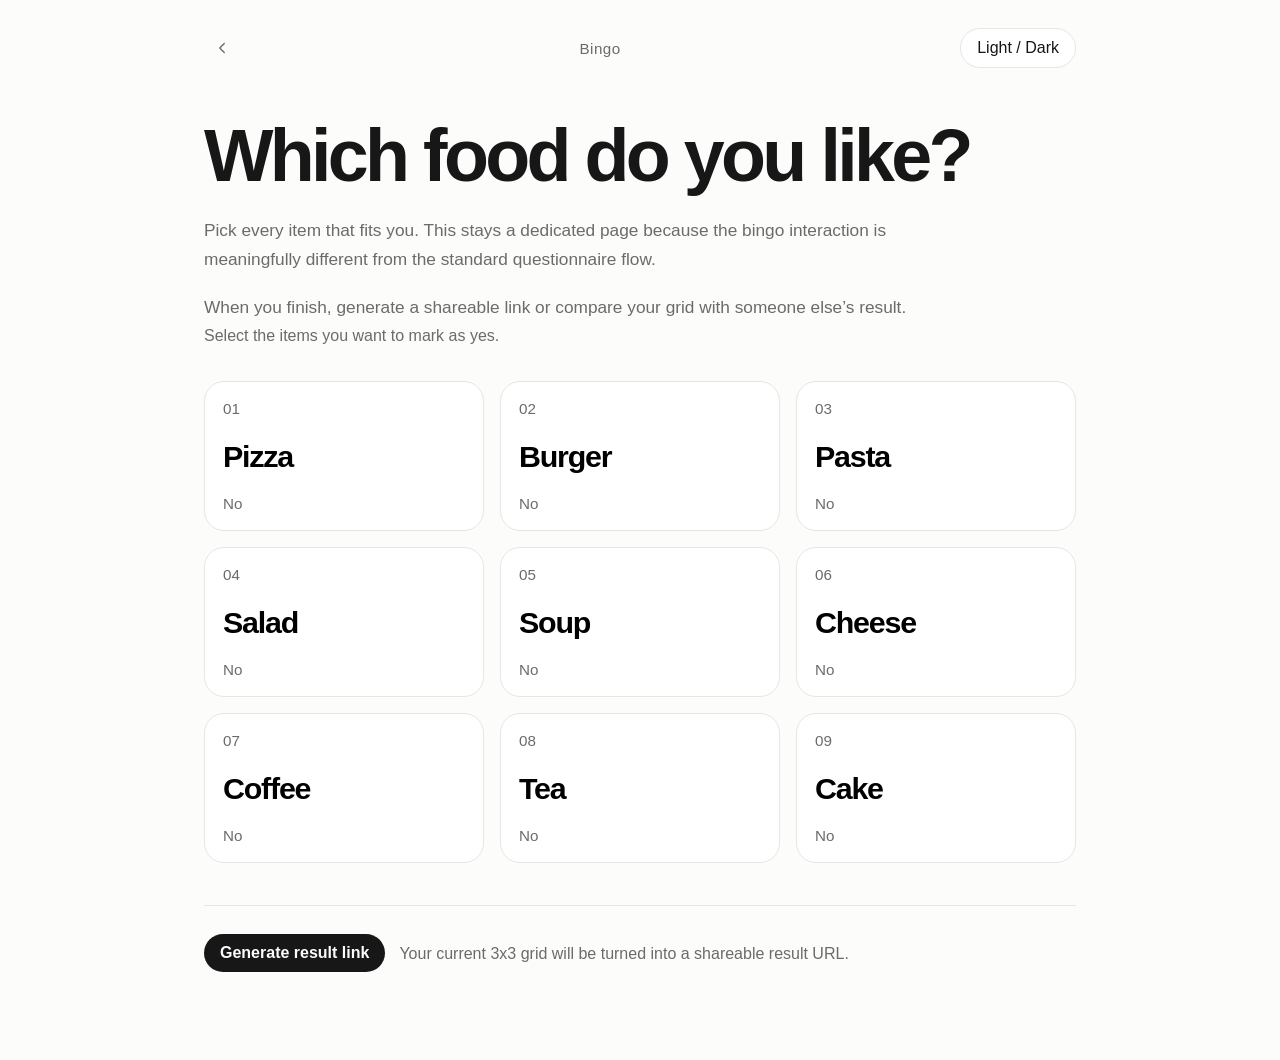
<file: bingo.html>
<!DOCTYPE html>
<html lang="en">
<head>
    <meta charset="UTF-8">
    <meta name="viewport" content="width=device-width, initial-scale=1.0">
    <title>Bingo Questionnaire</title>
    <script>
        (function() {
            try {
                const savedTheme = localStorage.getItem("theme");
                const theme = savedTheme === "dark" || savedTheme === "light"
                    ? savedTheme
                    : (window.matchMedia("(prefers-color-scheme: dark)").matches ? "dark" : "light");
                document.documentElement.classList.toggle("dark", theme === "dark");
            } catch (error) {
                document.documentElement.classList.toggle("dark", window.matchMedia("(prefers-color-scheme: dark)").matches);
            }
        }());
    </script>
    <link rel="stylesheet" href="assets/css/main.css">
</head>
<body>
    <div class="page">
        <div class="topbar inside">
            <a href="index.html" class="back-link" aria-label="Back to questionnaires" title="Back to questionnaires">
                <svg viewBox="0 0 24 24" fill="none" aria-hidden="true">
                    <path d="M15 18L9 12L15 6" stroke-width="1.8" stroke-linecap="round" stroke-linejoin="round"></path>
                </svg>
            </a>
            <div class="brand">Bingo</div>
            <button id="themeToggle" class="theme-toggle" type="button">Light / Dark</button>
        </div>

        <h1 id="bingoTitle" class="page-title">Which food do you like?</h1>
        <p class="lead">Pick every item that fits you. This stays a dedicated page because the bingo interaction is meaningfully different from the standard questionnaire flow.</p>
        <p class="lead">When you finish, generate a shareable link or compare your grid with someone else’s result.</p>
        <div id="content"></div>
    </div>

    <div id="resultModal" class="modal-overlay">
        <div class="modal-content">
            <div class="modal-header">
                <h2>Your answer link</h2>
                <button class="close-btn" type="button" onclick="closeModal()">&times;</button>
            </div>
            <div class="url-container">
                <input type="text" id="resultUrl" class="url-input" readonly>
                <button class="copy-btn" type="button" onclick="copyToClipboard()">Copy link</button>
            </div>
        </div>
    </div>

    <script src="data/question-bank.js"></script>
    <script src="logic.js"></script>
    <script src="assets/js/shared.js"></script>
    <script src="assets/js/bingo-page.js"></script>
</body>
</html>
</file>
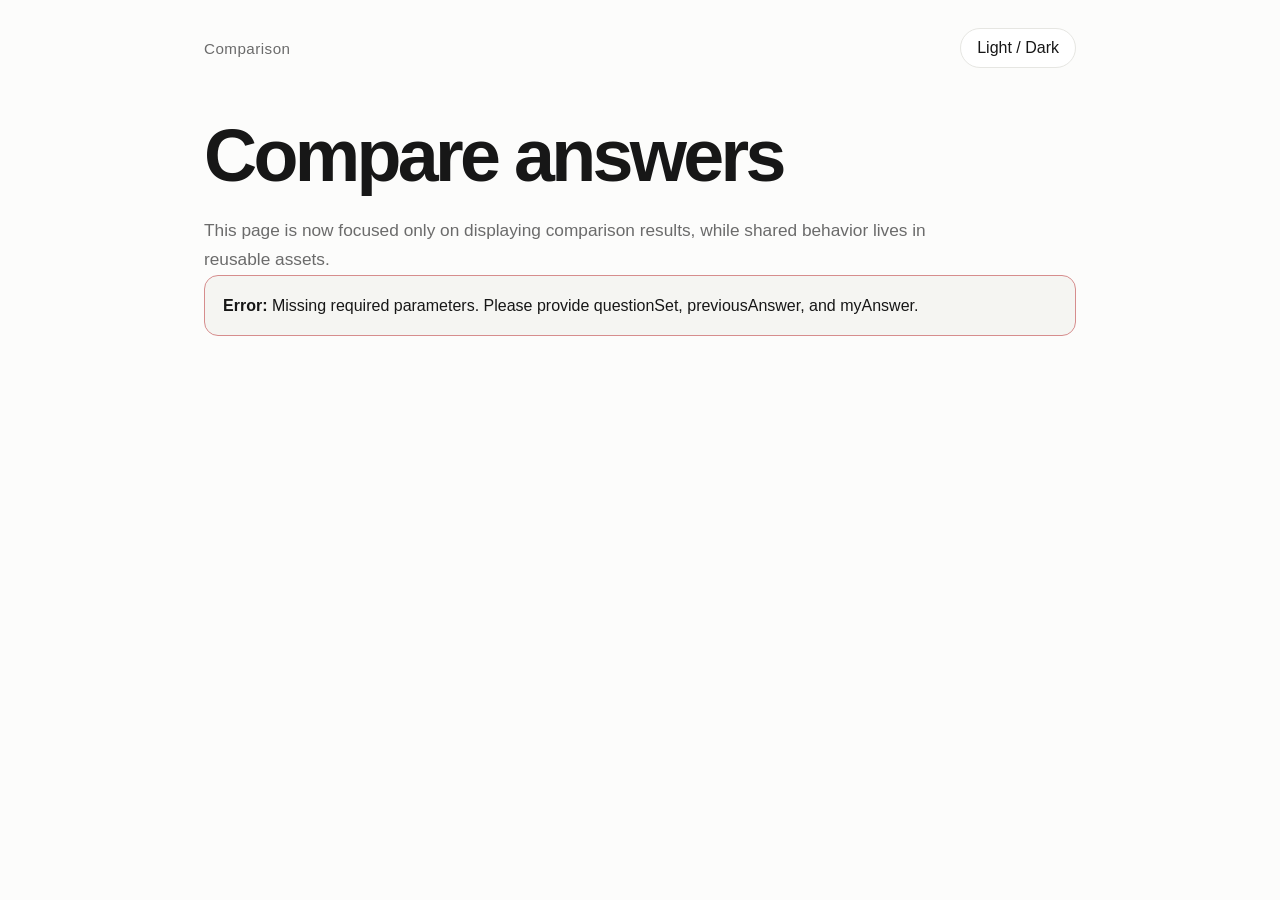
<file: compare.html>
<!DOCTYPE html>
<html lang="en">
<head>
    <meta charset="UTF-8">
    <meta name="viewport" content="width=device-width, initial-scale=1.0">
    <title>Compare Answers</title>
    <script>
        (function() {
            try {
                const savedTheme = localStorage.getItem("theme");
                const theme = savedTheme === "dark" || savedTheme === "light"
                    ? savedTheme
                    : (window.matchMedia("(prefers-color-scheme: dark)").matches ? "dark" : "light");
                document.documentElement.classList.toggle("dark", theme === "dark");
            } catch (error) {
                document.documentElement.classList.toggle("dark", window.matchMedia("(prefers-color-scheme: dark)").matches);
            }
        }());
    </script>
    <link rel="stylesheet" href="assets/css/main.css">
</head>
<body>
    <div class="page">
        <div class="topbar">
            <div class="brand">Comparison</div>
            <button id="themeToggle" class="theme-toggle" type="button">Light / Dark</button>
        </div>

        <h1 class="page-title">Compare answers</h1>
        <p class="summary-text">This page is now focused only on displaying comparison results, while shared behavior lives in reusable assets.</p>
        <div id="content"></div>
    </div>

    <script src="data/question-bank.js"></script>
    <script src="logic.js"></script>
    <script src="assets/js/shared.js"></script>
    <script src="assets/js/compare-page.js"></script>
</body>
</html>
</file>
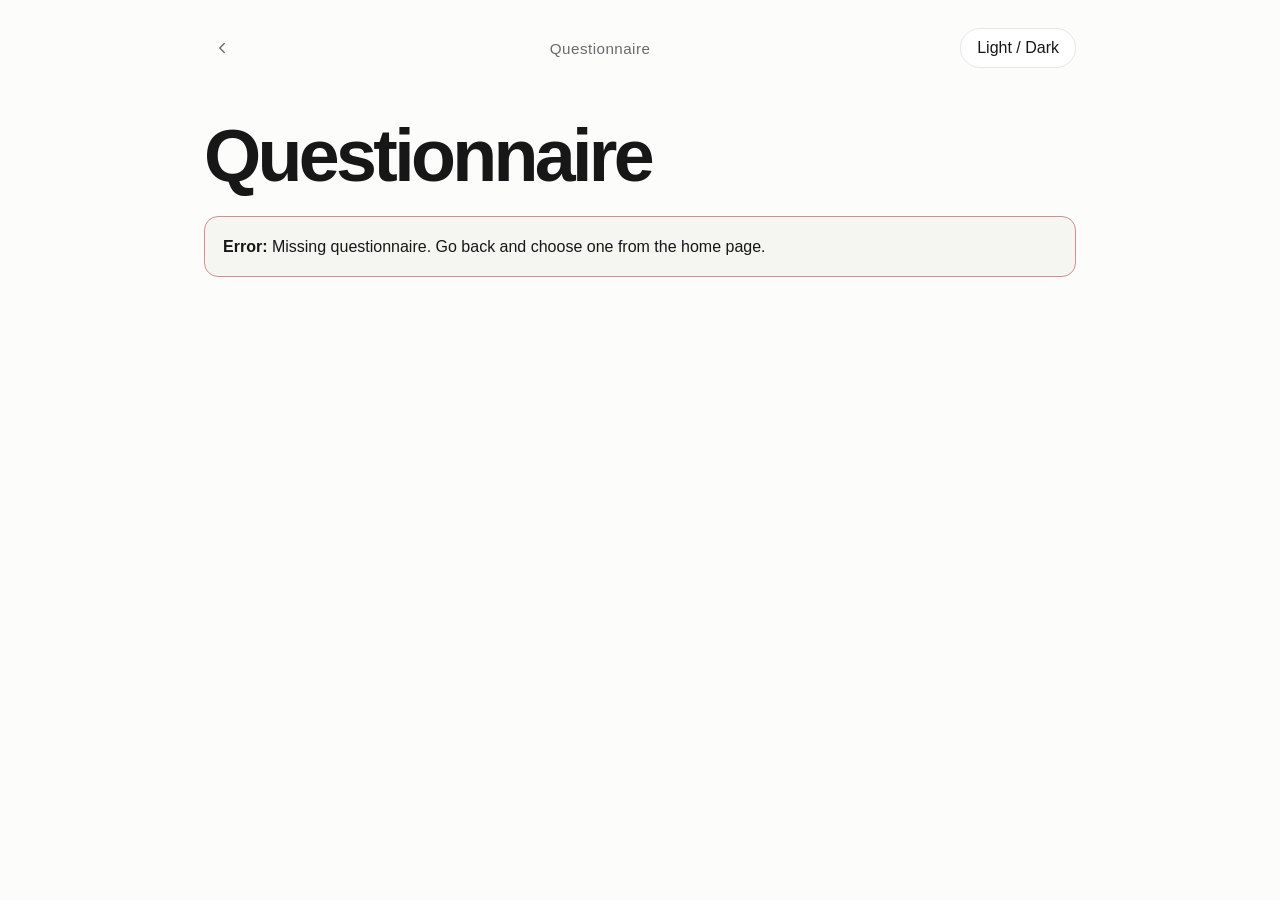
<file: questionnaire.html>
<!DOCTYPE html>
<html lang="en">
<head>
    <meta charset="UTF-8">
    <meta name="viewport" content="width=device-width, initial-scale=1.0">
    <title>Questionnaire</title>
    <script>
        (function() {
            try {
                const savedTheme = localStorage.getItem("theme");
                const theme = savedTheme === "dark" || savedTheme === "light"
                    ? savedTheme
                    : (window.matchMedia("(prefers-color-scheme: dark)").matches ? "dark" : "light");
                document.documentElement.classList.toggle("dark", theme === "dark");
            } catch (error) {
                document.documentElement.classList.toggle("dark", window.matchMedia("(prefers-color-scheme: dark)").matches);
            }
        }());
    </script>
    <link rel="stylesheet" href="assets/css/main.css">
</head>
<body>
    <div class="page">
        <div class="topbar" id="topbar">
            <a href="index.html" class="back-link" id="backLink" aria-label="Back to questionnaires" title="Back to questionnaires">
                <svg viewBox="0 0 24 24" fill="none" aria-hidden="true">
                    <path d="M15 18L9 12L15 6" stroke-width="1.8" stroke-linecap="round" stroke-linejoin="round"></path>
                </svg>
            </a>
            <div class="brand">Questionnaire</div>
            <button id="themeToggle" class="theme-toggle" type="button">Light / Dark</button>
        </div>

        <h1 class="page-title">Questionnaire</h1>
        <div id="content"></div>
    </div>

    <div id="resultModal" class="modal-overlay">
        <div class="modal-content">
            <div class="modal-header">
                <h2>Your answer link</h2>
                <button class="close-btn" type="button" onclick="closeModal()">&times;</button>
            </div>
            <div class="url-container">
                <input type="text" id="resultUrl" class="url-input" readonly>
                <button class="copy-btn" type="button" onclick="copyToClipboard()">Copy link</button>
            </div>
        </div>
    </div>

    <script src="data/question-bank.js"></script>
    <script src="logic.js"></script>
    <script src="assets/js/shared.js"></script>
    <script src="assets/js/questionnaire-page.js"></script>
</body>
</html>
</file>
<file: assets/css/main.css>
:root {
    color-scheme: light;
    --bg: #fcfcfb;
    --surface: #ffffff;
    --text: #171717;
    --muted: #6b6b6b;
    --line: #e6e6e2;
    --line-strong: #d4d4cf;
    --soft: #f5f5f2;
    --match: #f1f1ee;
    --overlay: rgba(12, 12, 12, 0.38);
    --error: #d68d8d;
}

html.dark {
    color-scheme: dark;
    --bg: #111111;
    --surface: #161616;
    --text: #f5f5f3;
    --muted: #afafaa;
    --line: #2b2b2b;
    --line-strong: #3b3b3b;
    --soft: #1a1a1a;
    --match: #202020;
    --overlay: rgba(0, 0, 0, 0.62);
}

html {
    background: var(--bg);
}

* {
    box-sizing: border-box;
    margin: 0;
    padding: 0;
}

body {
    min-height: 100vh;
    background: var(--bg);
    color: var(--text);
    font-family: "Helvetica Neue", Arial, sans-serif;
    transition: background 0.2s ease, color 0.2s ease;
}

a,
button,
input {
    font: inherit;
}

button {
    cursor: pointer;
}

.page {
    max-width: 920px;
    margin: 0 auto;
    padding: 28px 24px 88px;
}

.topbar {
    display: flex;
    align-items: center;
    justify-content: space-between;
    gap: 16px;
    margin-bottom: 52px;
}

.topbar.inside {
    display: grid;
    grid-template-columns: 36px 1fr auto;
    align-items: center;
}

.brand {
    font-size: 0.95rem;
    color: var(--muted);
    letter-spacing: 0.03em;
}

.topbar.inside .brand {
    text-align: center;
}

.page-title {
    font-size: clamp(3rem, 7vw, 4.6rem);
    line-height: 0.98;
    letter-spacing: -0.05em;
    margin-bottom: 24px;
}

.lead,
.info,
.selection-title,
.summary-text,
.answer-label,
.empty-state,
.error,
.notice,
.bingo-caption,
.action-hint {
    color: var(--muted);
    line-height: 1.7;
}

.lead,
.selection-title,
.summary-text {
    font-size: 1.08rem;
    max-width: 780px;
}

.lead + .lead {
    margin-top: 18px;
}

.info,
.notice,
.error {
    margin-bottom: 24px;
}

.notice,
.error,
.empty-state {
    padding: 16px 18px;
    border-radius: 14px;
    border: 1px solid var(--line);
    background: var(--soft);
    color: var(--text);
}

.error {
    border-color: var(--error);
}

.theme-toggle,
.back-btn,
.secondary-btn,
.copy-btn {
    border: 1px solid var(--line);
    background: var(--surface);
    color: var(--text);
    border-radius: 999px;
    text-decoration: none;
}

.theme-toggle,
.back-btn,
.secondary-btn,
.copy-btn,
.submit-btn {
    padding: 10px 16px;
    transition: opacity 0.2s ease, border-color 0.2s ease, transform 0.2s ease, background 0.2s ease, color 0.2s ease;
}

.submit-btn {
    border: none;
    border-radius: 999px;
    background: var(--text);
    color: var(--bg);
    font-weight: 600;
}

.theme-toggle:hover,
.back-btn:hover,
.secondary-btn:hover,
.copy-btn:hover,
.submit-btn:hover {
    opacity: 0.85;
}

.back-link {
    display: inline-flex;
    align-items: center;
    justify-content: center;
    width: 36px;
    height: 36px;
    padding: 0;
    border-radius: 999px;
    color: var(--muted);
    text-decoration: none;
    transition: background 0.2s ease, color 0.2s ease;
}

.back-link:hover {
    background: var(--soft);
    color: var(--text);
}

.back-link svg {
    width: 18px;
    height: 18px;
    stroke: currentColor;
}

.selection-container {
    display: grid;
    gap: 22px;
}

.questionnaire-card {
    border: 1px solid var(--line);
    border-radius: 18px;
    padding: 24px;
    background: var(--surface);
    cursor: pointer;
    transition: border-color 0.2s ease, transform 0.2s ease;
}

.questionnaire-card:hover {
    border-color: var(--line-strong);
    transform: translateY(-1px);
}

.questionnaire-card h2 {
    font-size: 1.6rem;
    line-height: 1.1;
    letter-spacing: -0.03em;
    margin-bottom: 8px;
    text-transform: capitalize;
}

.questionnaire-card p {
    color: var(--muted);
    line-height: 1.6;
}

.question-container {
    margin-top: 34px;
    padding-top: 14px;
    border-top: 1px solid var(--line);
}

.question-title {
    display: flex;
    align-items: flex-start;
    justify-content: space-between;
    gap: 18px;
    margin-bottom: 20px;
}

.question-title-text,
.question-title {
    font-size: clamp(1.7rem, 4vw, 2.25rem);
    line-height: 1.18;
    letter-spacing: -0.04em;
    font-weight: 700;
}

.options-container {
    display: grid;
    gap: 14px;
}

.radio-option {
    display: flex;
    align-items: center;
    gap: 12px;
    color: var(--muted);
    font-size: 1.02rem;
    line-height: 1.65;
    cursor: pointer;
}

.radio-option input[type="radio"] {
    appearance: none;
    -webkit-appearance: none;
    width: 22px;
    height: 22px;
    border-radius: 50%;
    border: 1.5px solid var(--line-strong);
    background: transparent;
    flex-shrink: 0;
    margin: 0;
    transition: border-width 0.15s ease, border-color 0.15s ease;
}

.radio-option input[type="radio"]:checked {
    border-width: 6px;
    border-color: var(--text);
}

.radio-option label {
    cursor: pointer;
    flex: 1;
}

.form-actions,
.actions {
    display: flex;
    align-items: center;
    gap: 14px;
    flex-wrap: wrap;
    margin-top: 42px;
    padding-top: 28px;
    border-top: 1px solid var(--line);
}

.summary-bar {
    display: flex;
    justify-content: space-between;
    align-items: center;
    gap: 16px;
    margin-top: 30px;
    margin-bottom: 16px;
    padding: 16px 18px;
    background: var(--soft);
    border: 1px solid var(--line);
    border-radius: 14px;
}

.summary-count {
    color: var(--text);
    font-weight: 700;
}

.comparison-grid {
    display: grid;
    grid-template-columns: repeat(2, minmax(0, 1fr)) auto;
    gap: 18px;
    align-items: end;
}

.answer-text {
    font-size: 1.08rem;
    line-height: 1.65;
    color: var(--text);
    margin-top: 6px;
    word-break: break-word;
}

.answer-text.muted {
    color: var(--muted);
}

.answer-status {
    color: var(--muted);
    padding: 10px 0;
}

.answer-status.match {
    color: var(--text);
    background: var(--match);
    border: 1px solid var(--line);
    padding: 10px 14px;
    border-radius: 999px;
}

.bingo-grid {
    display: grid;
    grid-template-columns: repeat(3, minmax(0, 1fr));
    gap: 16px;
    margin-top: 32px;
}

.bingo-cell,
.bingo-cell-btn {
    border: 1px solid var(--line);
    border-radius: 20px;
    background: var(--surface);
    padding: 18px;
    display: flex;
    flex-direction: column;
    justify-content: space-between;
    gap: 10px;
}

.bingo-cell {
    min-height: 170px;
}

.bingo-cell-btn {
    min-height: 150px;
    align-items: flex-start;
    text-align: left;
}

.bingo-cell-btn:hover {
    border-color: var(--line-strong);
    transform: translateY(-1px);
}

.bingo-cell-btn.clicked,
.bingo-cell.match {
    background: var(--match);
    border-color: var(--line-strong);
}

.cell-index,
.cell-state,
.bingo-state {
    color: var(--muted);
    font-size: 0.95rem;
}

.cell-label,
.bingo-name {
    font-size: clamp(1.2rem, 2.8vw, 1.9rem);
    line-height: 1.08;
    letter-spacing: -0.04em;
    font-weight: 700;
}

.bingo-answer {
    display: grid;
    gap: 4px;
}

.bingo-answer strong {
    color: var(--text);
    font-size: 0.98rem;
}

.bingo-answer span {
    color: var(--muted);
    line-height: 1.45;
}

.bingo-state {
    align-self: flex-start;
    border: 1px solid var(--line);
    border-radius: 999px;
    padding: 8px 12px;
}

.bingo-cell.match .bingo-state,
.bingo-cell-btn.clicked .cell-state {
    color: var(--text);
}

.modal-overlay {
    display: none;
    position: fixed;
    inset: 0;
    background: var(--overlay);
    z-index: 1000;
    padding: 24px;
    justify-content: center;
    align-items: center;
}

.modal-overlay.show {
    display: flex;
}

.modal-content {
    width: min(720px, 100%);
    background: var(--surface);
    border: 1px solid var(--line);
    border-radius: 20px;
    padding: 24px;
}

.modal-header {
    display: flex;
    justify-content: space-between;
    align-items: center;
    gap: 16px;
    margin-bottom: 18px;
}

.modal-header h2 {
    font-size: 1.7rem;
    letter-spacing: -0.03em;
}

.close-btn {
    border: none;
    background: transparent;
    color: var(--muted);
    font-size: 1.8rem;
    cursor: pointer;
    line-height: 1;
}

.url-container {
    display: grid;
    gap: 12px;
}

.url-input {
    width: 100%;
    padding: 14px 16px;
    border-radius: 14px;
    border: 1px solid var(--line);
    background: var(--soft);
    color: var(--text);
}

.copy-btn.copied {
    background: var(--text);
    color: var(--bg);
    border-color: var(--text);
}

@media (max-width: 720px) {
    .page {
        padding: 20px 18px 72px;
    }

    .topbar,
    .question-title,
    .form-actions,
    .modal-header,
    .summary-bar,
    .actions {
        flex-direction: column;
        align-items: flex-start;
    }

    .topbar.inside {
        grid-template-columns: 36px 1fr auto;
    }

    .comparison-grid,
    .bingo-grid {
        grid-template-columns: 1fr;
    }

    .bingo-cell-btn {
        min-height: 120px;
    }
}
</file>
